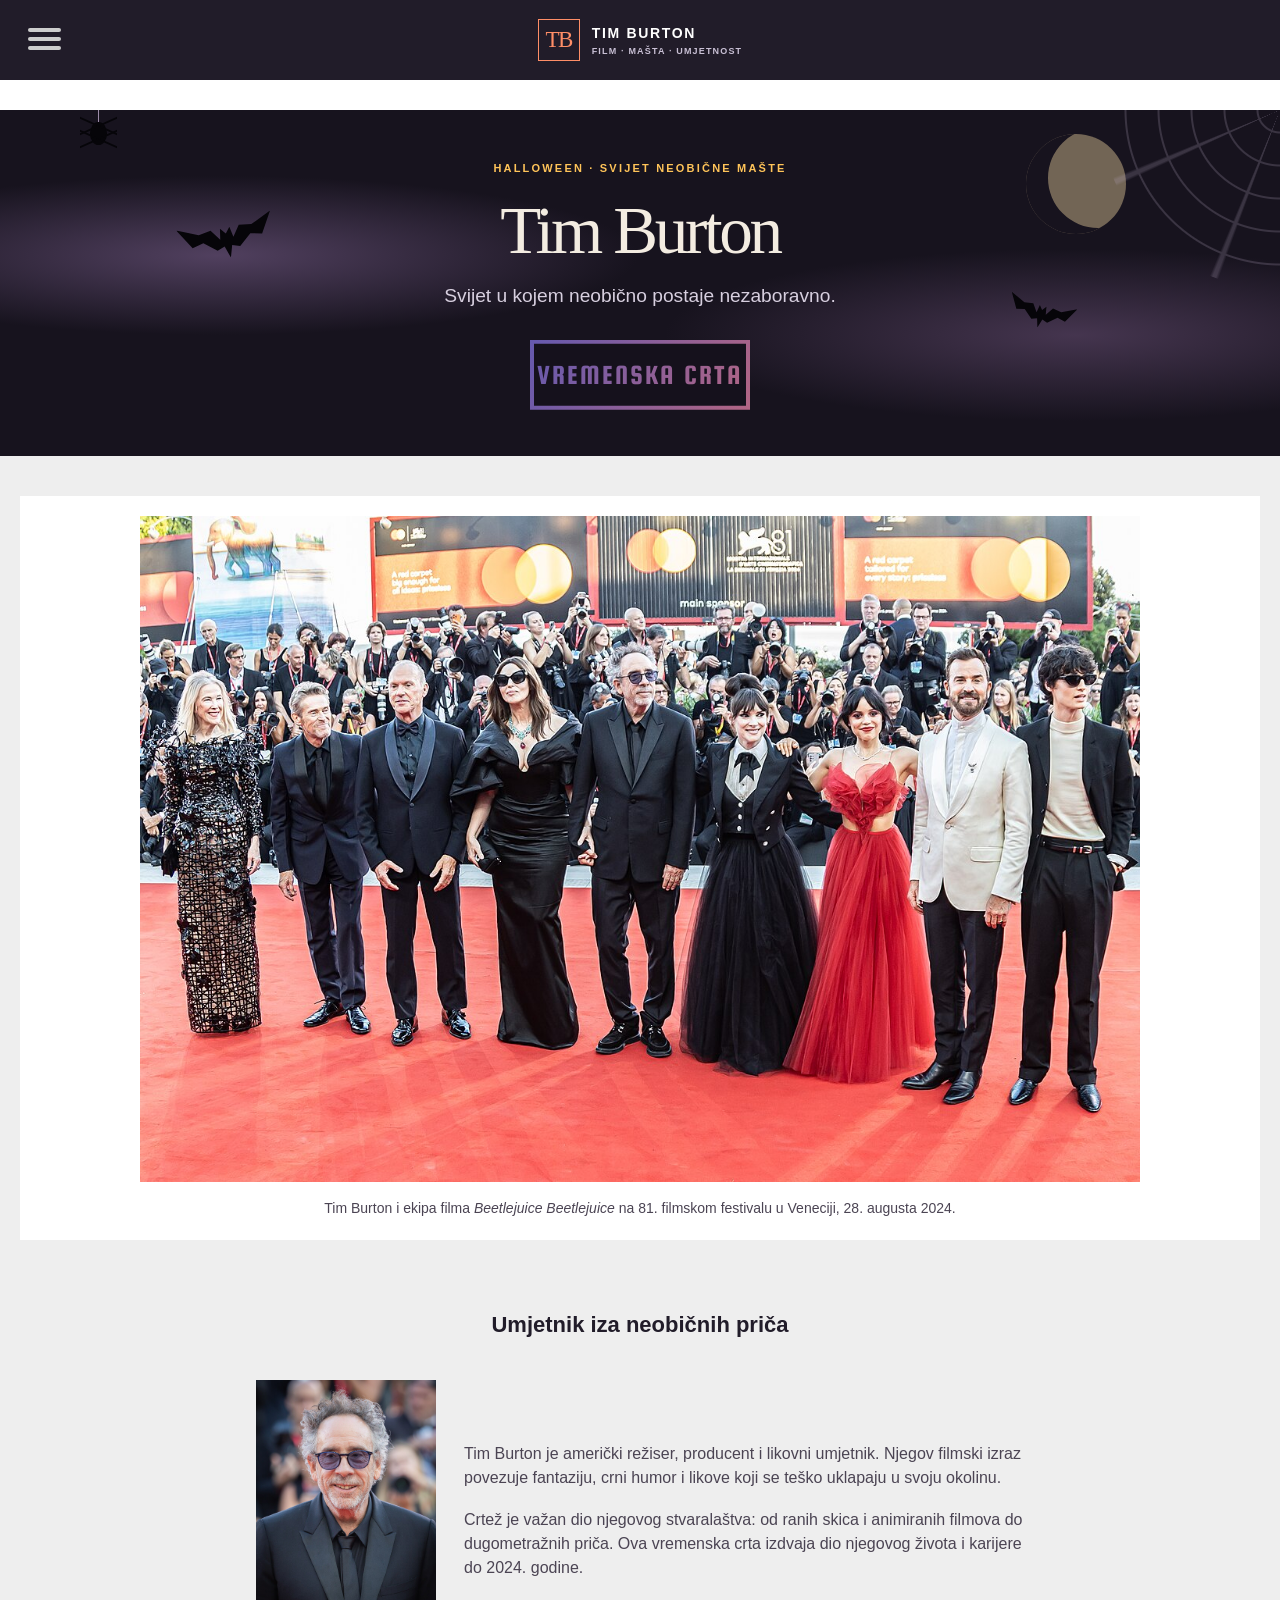
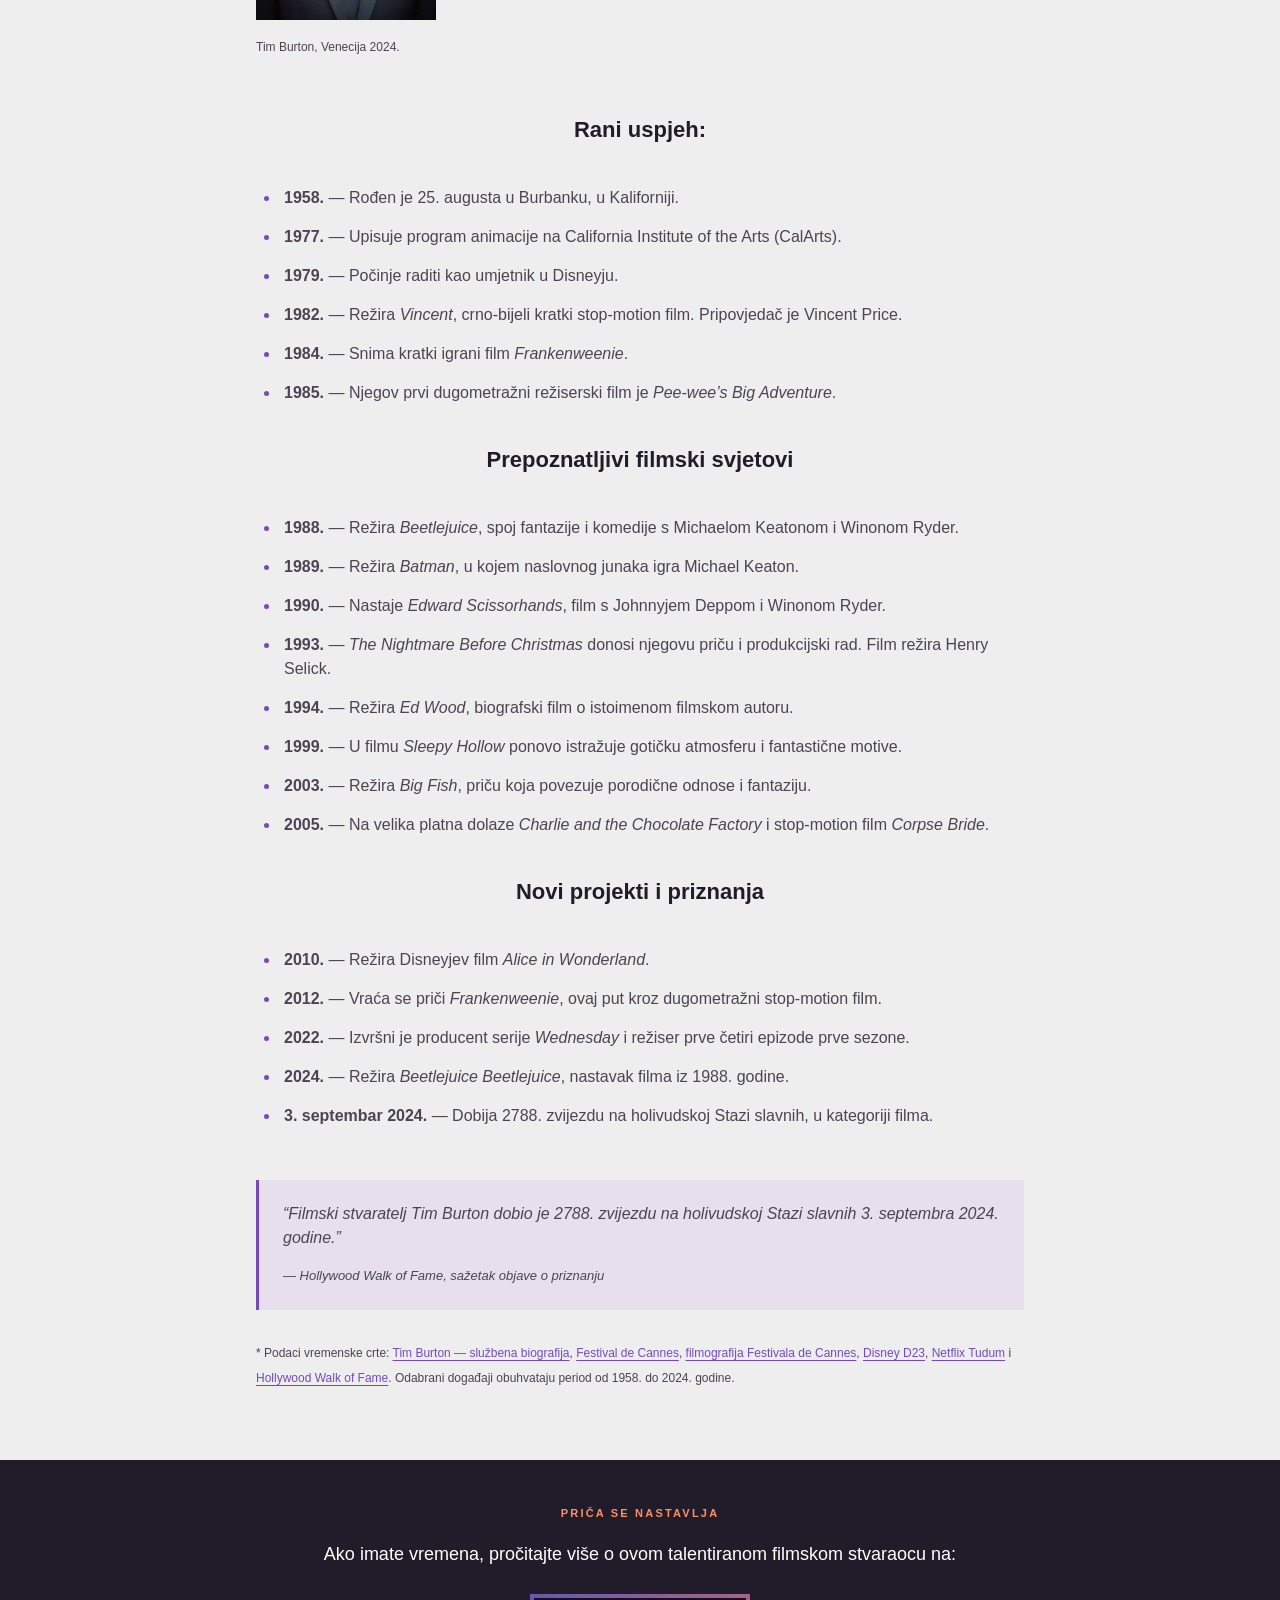
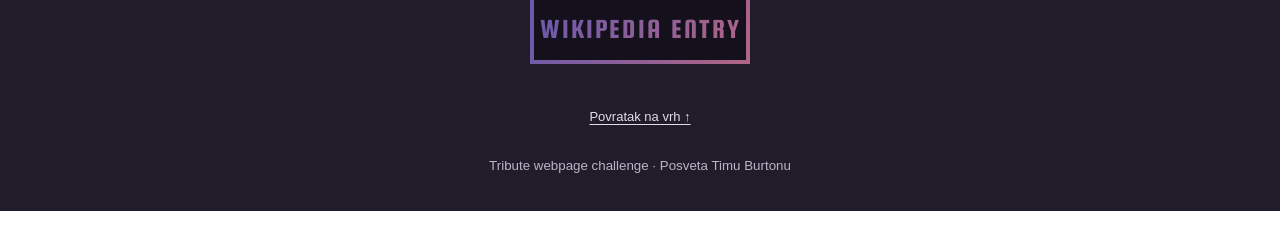
<file: Tim_Burton_Zadatak_Zavrsen_DemirelA/tim-burton-projekt/index.html>
<!DOCTYPE html>
<html lang="bs">
<head>
  <meta charset="UTF-8">
  <meta name="viewport" content="width=device-width, initial-scale=1.0">
  <meta name="description" content="Posveta Timu Burtonu: život, filmska karijera i prepoznatljivi svijet mašte, od Vincenta do filma Beetlejuice Beetlejuice.">
  <title>Tim Burton | Svijet neobične mašte</title>
  <link rel="stylesheet" href="css/style.css">
  <link rel="stylesheet" href="css/moodle-hamburger.css">
  <link rel="stylesheet" href="css/moodle-gradient.css">
  <link rel="stylesheet" href="css/dodaci.css">
  <link rel="stylesheet" href="css/halloween.css">
  <script src="js/menu.js" defer></script>
</head>
<body>
  <a class="skip-link" href="#tribute-info">Preskoči na sadržaj</a>

  <nav class="site-nav" aria-label="Glavna navigacija">
    <div class="nav-inner">
      <div id="menuToggle">
        <input type="checkbox" id="menuCheckbox" aria-label="Otvori meni" aria-controls="menu">
        <span aria-hidden="true"></span>
        <span aria-hidden="true"></span>
        <span aria-hidden="true"></span>
        <ul id="menu">
          <li><a href="#title">Početak</a></li>
          <li><a href="#biografija">O Timu Burtonu</a></li>
          <li><a href="#rani-uspjeh">Vremenska crta</a></li>
          <li><a href="#priznanje">Priznanje</a></li>
          <li><a href="#vise-informacija">Saznaj više</a></li>
        </ul>
      </div>
      <a class="brand" href="#title" aria-label="Tim Burton — početak stranice">
        <span class="brand-mark" aria-hidden="true">TB</span>
        <span>TIM BURTON<span class="brand-subtitle">FILM · MAŠTA · UMJETNOST</span></span>
      </a>
    </div>
  </nav>

  <div id="main">
    <header>
      <div id="title">
        <div class="halloween-scene" aria-hidden="true">
          <span class="moon"></span>
          <span class="cobweb"></span>
          <span class="bat bat-one"></span>
          <span class="bat bat-two"></span>
          <span class="spider"><i></i></span>
        </div>
        <p class="eyebrow">HALLOWEEN · SVIJET NEOBIČNE MAŠTE</p>
        <h1>Tim Burton</h1>
        <p class="subtitle">Svijet u kojem neobično postaje nezaboravno.</p>
        
        <a class="moodle-ghost" href="#rani-uspjeh"><span>Vremenska crta</span></a>
      </div>

      <figure id="img-div">
        <img src="assets/beetlejuice-venecija-2024.jpg" id="image"
             alt="Tim Burton s glumcima i ekipom filma Beetlejuice Beetlejuice na filmskom festivalu u Veneciji 2024. godine."
             width="1280" height="853" fetchpriority="high">
        <figcaption id="img-caption">
          Tim Burton i ekipa filma <em>Beetlejuice Beetlejuice</em> na 81. filmskom festivalu
          u Veneciji, 28. augusta 2024.
        </figcaption>
      </figure>
    </header>

    <main id="tribute-info" tabindex="-1">
      <h3 id="biografija">Umjetnik iza neobičnih priča</h3>
      <div class="biography">
        <figure class="portrait">
          <img src="assets/tim-burton-2024.jpg" alt="Portret Tima Burtona na filmskom festivalu u Veneciji 2024. godine."
               width="960" height="1280" loading="lazy" decoding="async">
          <figcaption>
            Tim Burton, Venecija 2024.
          </figcaption>
        </figure>
        <div>
          <p>Tim Burton je američki režiser, producent i likovni umjetnik. Njegov filmski
            izraz povezuje fantaziju, crni humor i likove koji se teško uklapaju u svoju okolinu.</p>
          <p>Crtež je važan dio njegovog stvaralaštva: od ranih skica i animiranih filmova do
            dugometražnih priča. Ova vremenska crta izdvaja dio njegovog života i karijere do 2024. godine.</p>
        </div>
      </div>

      <h3 id="rani-uspjeh">Rani uspjeh:</h3>
      <ul>
        <li><strong>1958.</strong> — Rođen je 25. augusta u Burbanku, u Kaliforniji.</li>
        <li><strong>1977.</strong> — Upisuje program animacije na California Institute of the Arts (CalArts).</li>
        <li><strong>1979.</strong> — Počinje raditi kao umjetnik u Disneyju.</li>
        <li><strong>1982.</strong> — Režira <em>Vincent</em>, crno-bijeli kratki stop-motion film. Pripovjedač je Vincent Price.</li>
        <li><strong>1984.</strong> — Snima kratki igrani film <em>Frankenweenie</em>.</li>
        <li><strong>1985.</strong> — Njegov prvi dugometražni režiserski film je <em>Pee-wee’s Big Adventure</em>.</li>
      </ul>

      <h3 id="filmski-svjetovi">Prepoznatljivi filmski svjetovi</h3>
      <ul>
        <li><strong>1988.</strong> — Režira <em>Beetlejuice</em>, spoj fantazije i komedije s Michaelom Keatonom i Winonom Ryder.</li>
        <li><strong>1989.</strong> — Režira <em>Batman</em>, u kojem naslovnog junaka igra Michael Keaton.</li>
        <li><strong>1990.</strong> — Nastaje <em>Edward Scissorhands</em>, film s Johnnyjem Deppom i Winonom Ryder.</li>
        <li><strong>1993.</strong> — <em>The Nightmare Before Christmas</em> donosi njegovu priču i produkcijski rad. Film režira Henry Selick.</li>
        <li><strong>1994.</strong> — Režira <em>Ed Wood</em>, biografski film o istoimenom filmskom autoru.</li>
        <li><strong>1999.</strong> — U filmu <em>Sleepy Hollow</em> ponovo istražuje gotičku atmosferu i fantastične motive.</li>
        <li><strong>2003.</strong> — Režira <em>Big Fish</em>, priču koja povezuje porodične odnose i fantaziju.</li>
        <li><strong>2005.</strong> — Na velika platna dolaze <em>Charlie and the Chocolate Factory</em> i stop-motion film <em>Corpse Bride</em>.</li>
      </ul>

      <h3 id="novi-projekti">Novi projekti i priznanja</h3>
      <ul>
        <li><strong>2010.</strong> — Režira Disneyjev film <em>Alice in Wonderland</em>.</li>
        <li><strong>2012.</strong> — Vraća se priči <em>Frankenweenie</em>, ovaj put kroz dugometražni stop-motion film.</li>
        <li><strong>2022.</strong> — Izvršni je producent serije <em>Wednesday</em> i režiser prve četiri epizode prve sezone.</li>
        <li><strong>2024.</strong> — Režira <em>Beetlejuice Beetlejuice</em>, nastavak filma iz 1988. godine.</li>
        <li><strong>3. septembar 2024.</strong> — Dobija 2788. zvijezdu na holivudskoj Stazi slavnih, u kategoriji filma.</li>
      </ul>

      <figure class="tribute-quote" id="priznanje">
        <p><em>“Filmski stvaratelj Tim Burton dobio je 2788. zvijezdu na holivudskoj Stazi slavnih 3. septembra 2024. godine.”</em></p>
        <figcaption><em>— Hollywood Walk of Fame, sažetak objave o priznanju</em></figcaption>
      </figure>

      <p class="disclaimer"><small>* Podaci vremenske crte:
        <a href="https://timburton.com/about-tim/" target="_blank" rel="noopener noreferrer">Tim Burton — službena biografija</a>,
        <a href="https://www.festival-cannes.com/en/p/tim-burton/" target="_blank" rel="noopener noreferrer">Festival de Cannes</a>,
        <a href="https://www.festival-cannes.com/en/2010/all-of-tim-burtons-films/" target="_blank" rel="noopener noreferrer">filmografija Festivala de Cannes</a>,
        <a href="https://d23.com/a-to-z/burton-tim/" target="_blank" rel="noopener noreferrer">Disney D23</a>,
        <a href="https://www.netflix.com/tudum/articles/wednesday-character-cast-guide-season-1" target="_blank" rel="noopener noreferrer">Netflix Tudum</a> i
        <a href="https://walkoffame.com/tim-burton/" target="_blank" rel="noopener noreferrer">Hollywood Walk of Fame</a>.
        Odabrani događaji obuhvataju period od 1958. do 2024. godine.
      </small></p>
    </main>

    <footer id="vise-informacija">
      <div class="footer-inner">
        <p class="eyebrow">PRIČA SE NASTAVLJA</p>
        <h3>Ako imate vremena, pročitajte više o ovom talentiranom filmskom stvaraocu na:
          <a href="https://en.wikipedia.org/wiki/Tim_Burton" id="tribute-link"
             class="moodle-ghost" target="_blank" rel="noopener noreferrer"><span>Wikipedia entry</span></a>
        </h3>
        <a class="back-to-top" href="#title">Povratak na vrh ↑</a>
        <p class="footer-note"><small>Tribute webpage challenge · Posveta Timu Burtonu</small></p>
      </div>
    </footer>
  </div>
</body>
</html>
</file>
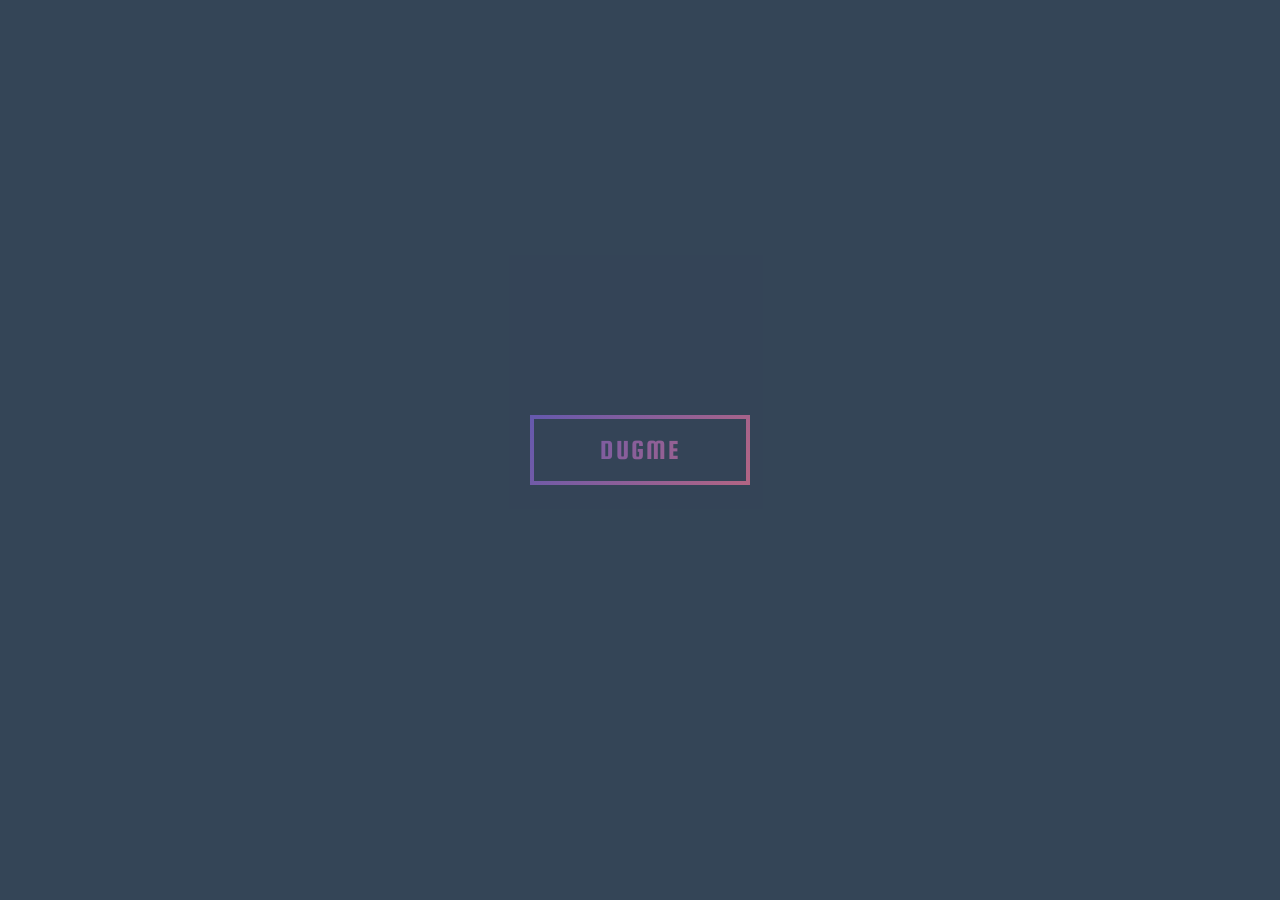
<file: Tim_Burton_Zadatak_Zavrsen_DemirelA/tim-burton-projekt/moodle-izvornici/animated-gradient-ghost-button/index.html>
<!DOCTYPE html>
<html lang="en">
<head>
    <meta charset="UTF-8">
    <meta name="viewport" content="width=device-width, initial-scale=1.0">
    <title>My Webpage</title>
    <link rel="stylesheet" href="style.css">
</head>
<body>

	<a href="#" target="_blank"><span>dugme</span></a>

</body>
</html>
</file>
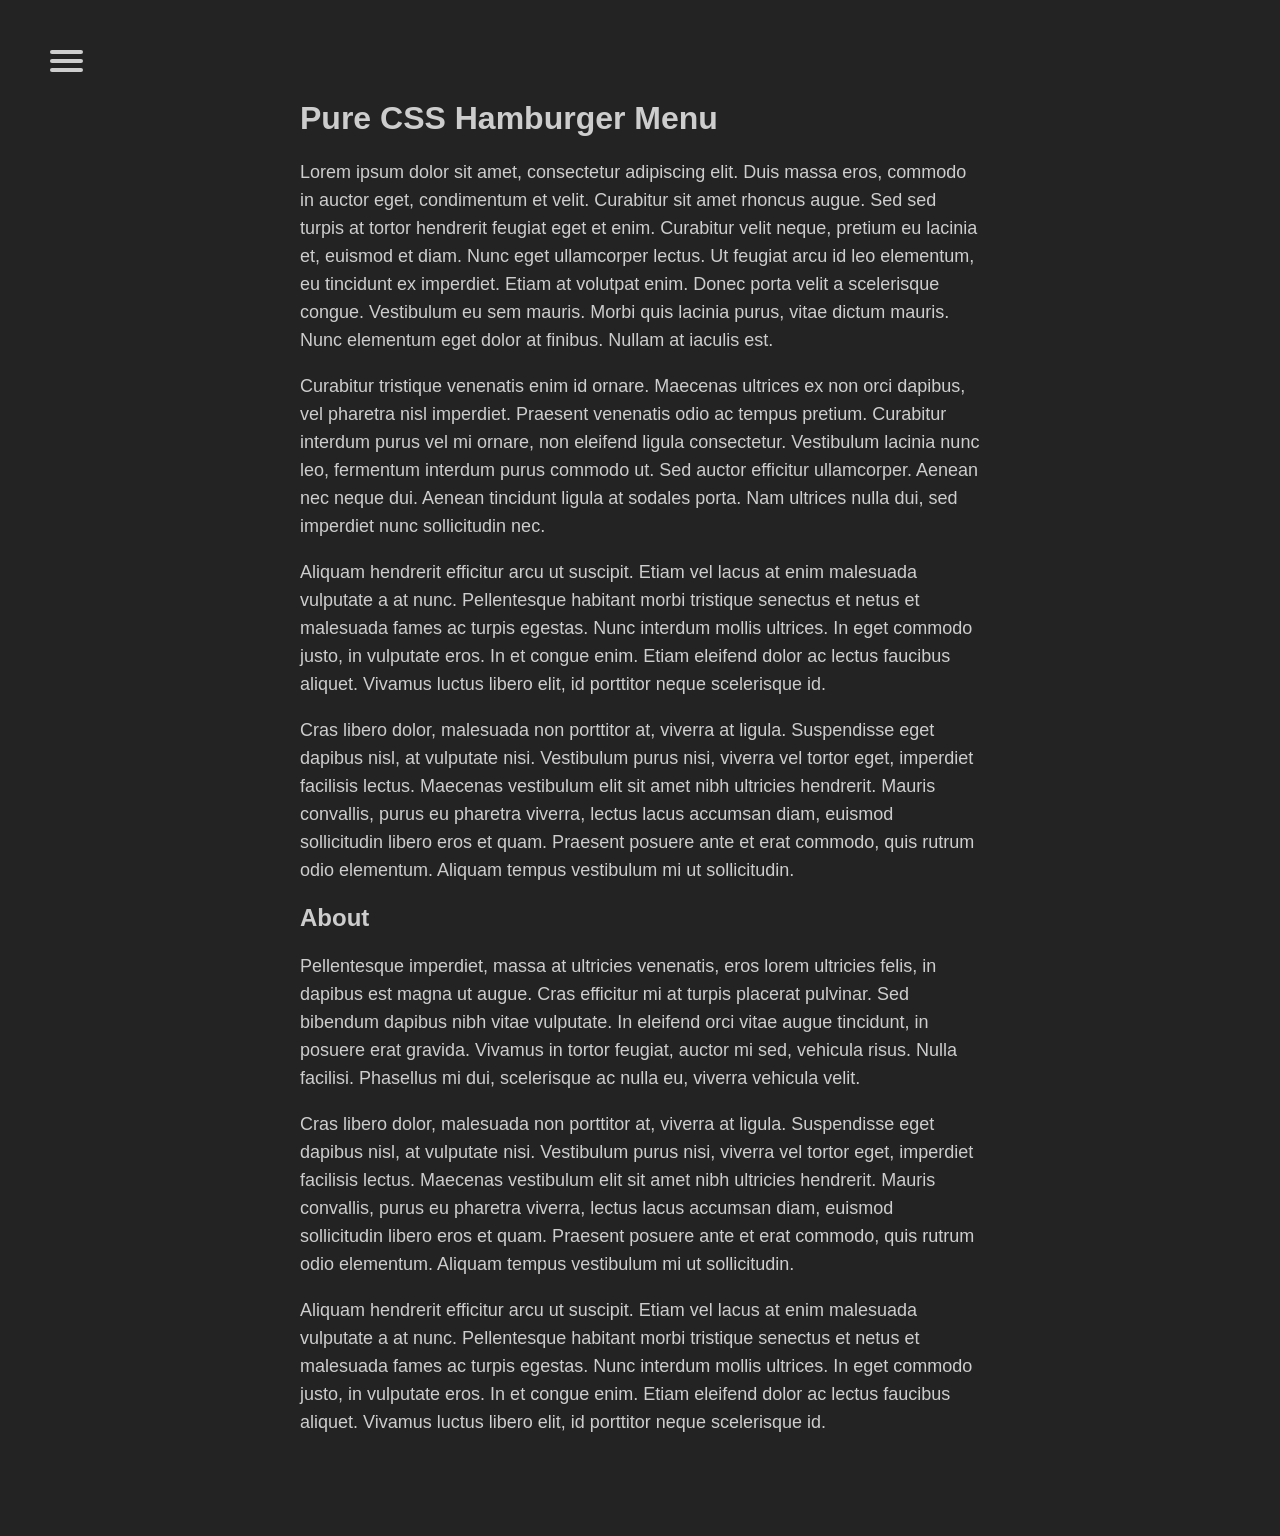
<file: Tim_Burton_Zadatak_Zavrsen_DemirelA/tim-burton-projekt/moodle-izvornici/hamburger-menu/index.html>
<!DOCTYPE html>
<html lang="en">
<head>
    <meta charset="UTF-8">
    <meta name="viewport" content="width=device-width, initial-scale=1.0">
    <title>My Webpage</title>
    <link rel="stylesheet" href="style.css">
</head>
<body>

<nav role="navigation">
  <div id="menuToggle">
   
    <input type="checkbox" id="menuCheckbox" />

    <span></span>
    <span></span>
    <span></span>

    <ul id="menu">
     
      <li>
        <a href="#">
          <label for="menuCheckbox" onclick="this.parentNode.click();">Home</label>
        </a>
      </li>
      <li>
        <a href="#about">
          <label for="menuCheckbox" onclick="this.parentNode.click();">About</label>
        </a>
      </li>

      <li><label for="menuCheckbox"><a>Info</a></label></li>
      <li><label for="menuCheckbox"><a>Contact</a></label></li>

      <li>
        <a href="https://erikterwan.com/" target="_blank">Show me more</a>
      </li>
    </ul>
  </div>
</nav>
<main>
  <h1>Pure CSS Hamburger Menu</h1>
  <p>Lorem ipsum dolor sit amet, consectetur adipiscing elit. Duis massa eros, commodo in auctor eget, condimentum et velit. Curabitur sit amet rhoncus augue. Sed sed turpis at tortor hendrerit feugiat eget et enim. Curabitur velit neque, pretium eu lacinia et, euismod et diam. Nunc eget ullamcorper lectus. Ut feugiat arcu id leo elementum, eu tincidunt ex imperdiet. Etiam at volutpat enim. Donec porta velit a scelerisque congue. Vestibulum eu sem mauris. Morbi quis lacinia purus, vitae dictum mauris. Nunc elementum eget dolor at finibus. Nullam at iaculis est.</p>

  <p>Curabitur tristique venenatis enim id ornare. Maecenas ultrices ex non orci dapibus, vel pharetra nisl imperdiet. Praesent venenatis odio ac tempus pretium. Curabitur interdum purus vel mi ornare, non eleifend ligula consectetur. Vestibulum lacinia nunc leo, fermentum interdum purus commodo ut. Sed auctor efficitur ullamcorper. Aenean nec neque dui. Aenean tincidunt ligula at sodales porta. Nam ultrices nulla dui, sed imperdiet nunc sollicitudin nec.</p>
  
  <p>Aliquam hendrerit efficitur arcu ut suscipit. Etiam vel lacus at enim malesuada vulputate a at nunc. Pellentesque habitant morbi tristique senectus et netus et malesuada fames ac turpis egestas. Nunc interdum mollis ultrices. In eget commodo justo, in vulputate eros. In et congue enim. Etiam eleifend dolor ac lectus faucibus aliquet. Vivamus luctus libero elit, id porttitor neque scelerisque id.</p>

  <p>Cras libero dolor, malesuada non porttitor at, viverra at ligula. Suspendisse eget dapibus nisl, at vulputate nisi. Vestibulum purus nisi, viverra vel tortor eget, imperdiet facilisis lectus. Maecenas vestibulum elit sit amet nibh ultricies hendrerit. Mauris convallis, purus eu pharetra viverra, lectus lacus accumsan diam, euismod sollicitudin libero eros et quam. Praesent posuere ante et erat commodo, quis rutrum odio elementum. Aliquam tempus vestibulum mi ut sollicitudin.</p>
  
  <h2 id="about">About</h2>
  <p>Pellentesque imperdiet, massa at ultricies venenatis, eros lorem ultricies felis, in dapibus est magna ut augue. Cras efficitur mi at turpis placerat pulvinar. Sed bibendum dapibus nibh vitae vulputate. In eleifend orci vitae augue tincidunt, in posuere erat gravida. Vivamus in tortor feugiat, auctor mi sed, vehicula risus. Nulla facilisi. Phasellus mi dui, scelerisque ac nulla eu, viverra vehicula velit.</p>

  <p>Cras libero dolor, malesuada non porttitor at, viverra at ligula. Suspendisse eget dapibus nisl, at vulputate nisi. Vestibulum purus nisi, viverra vel tortor eget, imperdiet facilisis lectus. Maecenas vestibulum elit sit amet nibh ultricies hendrerit. Mauris convallis, purus eu pharetra viverra, lectus lacus accumsan diam, euismod sollicitudin libero eros et quam. Praesent posuere ante et erat commodo, quis rutrum odio elementum. Aliquam tempus vestibulum mi ut sollicitudin.</p>
  
  <p>Aliquam hendrerit efficitur arcu ut suscipit. Etiam vel lacus at enim malesuada vulputate a at nunc. Pellentesque habitant morbi tristique senectus et netus et malesuada fames ac turpis egestas. Nunc interdum mollis ultrices. In eget commodo justo, in vulputate eros. In et congue enim. Etiam eleifend dolor ac lectus faucibus aliquet. Vivamus luctus libero elit, id porttitor neque scelerisque id.</p>
</main>

</body>
</html>
</file>
<file: Tim_Burton_Zadatak_Zavrsen_DemirelA/tim-burton-projekt/css/style.css>
#main {
  background-color: #EEEEEE;
  margin: 30px 0;
  font-family: sans-serif;
  font-weight: 300;
  text-align: center;
  box-sizing: border-box;
}

#title {
  font-size: 150%;
  padding-top: 50px;
}

#img-div {
  background-color: white;
  margin: 40px 20px;
  padding: 20px 10px;
}

img {
  margin-bottom: 15px;
  max-width: 100%;
  height: auto;

  display: block;
  margin-left: auto;
  margin-right: auto;
}

#tribute-info {
  width: 60%;
  margin: 0 auto;
}

@media (max-width: 750px) {
  #tribute-info {
    width: 90%;
  }
}

#tribute-info :not(h3) {
  text-align: left;
  line-height: 1.5rem;
}

h3, ul {
  margin-bottom: 40px;
}

ul li {
  margin: 15px 0;
}

.disclaimer {
  margin-top: 30px;
}

ul li strong {
  font-weight: 600;
}

footer {
  padding: 5px;
  line-height: 1.5rem;
}
</file>
<file: Tim_Burton_Zadatak_Zavrsen_DemirelA/tim-burton-projekt/css/moodle-hamburger.css>
#menuToggle
{
  display: block;
   
  position: fixed;
  top: 50px;
  left: 50px;
  
  z-index: 1;
  
  -webkit-user-select: none;
  user-select: none;
}

#menuToggle a
{
  text-decoration: none;
  color: #232323;
  
  transition: color 0.3s ease;
}

#menuToggle a:hover
{
  color: tomato;
}

#menuToggle input
{
  display: block;
  width: 40px;
  height: 32px;
  position: absolute;
  top: -7px;
  left: -5px;
  
  cursor: pointer;
  
  opacity: 0;  
  z-index: 2;  
  
  -webkit-touch-callout: none;
}

#menuToggle span
{
  display: block;
  width: 33px;
  height: 4px;
  margin-bottom: 5px;
  position: relative;
  
  background: #cdcdcd;
  border-radius: 3px;
  
  z-index: 1;
  
  transform-origin: 4px 0px;
  
  transition: transform 0.5s cubic-bezier(0.77,0.2,0.05,1.0),
              background 0.5s cubic-bezier(0.77,0.2,0.05,1.0),
              opacity 0.55s ease;
}

#menuToggle span:first-child
{
  transform-origin: 0% 0%;
}

#menuToggle span:nth-last-child(2)
{
  transform-origin: 0% 100%;
}

#menuToggle input:checked ~ span
{
  opacity: 1;
  transform: rotate(45deg) translate(-2px, -1px);
  background: #232323;
}

#menuToggle input:checked ~ span:nth-last-child(3)
{
  opacity: 0;
  transform: rotate(0deg) scale(0.2, 0.2);
}

#menuToggle input:checked ~ span:nth-last-child(2)
{
  transform: rotate(-45deg) translate(0, -1px);
}

#menu
{
  position: absolute;
  max-width: 400px;
  width: 100vw;
  max-height: 100vh;
  margin: -100px 0 0 -50px;
  padding: 50px;
  padding-top: 125px;
  box-sizing: border-box;
  overflow-y: auto;
  background: #ededed;
  list-style-type: none;
  -webkit-font-smoothing: antialiased;

  transform-origin: 0% 0%;
  transform: translate(-100%, 0);
  
  transition: transform 0.5s cubic-bezier(0.77,0.2,0.05,1.0);
}

#menu li
{
  padding: 10px 0;
  font-size: 22px;
}

#menu li label
{
  cursor: pointer;
}

#menuToggle input:checked ~ ul
{
  transform: none;
}
</file>
<file: Tim_Burton_Zadatak_Zavrsen_DemirelA/tim-burton-projekt/css/moodle-gradient.css>
@font-face {
  font-family: "Squada One";
  font-style: normal;
  font-weight: 400;
  font-display: swap;
  src: url("../assets/fonts/SquadaOne-Regular.ttf") format("truetype");
}

.moodle-ghost {
  display: block;
  width: 220px;
  height: 70px;
  z-index: 1;
}
.moodle-ghost::after {
  content: '';
  background: linear-gradient(120deg, #6559ae, #ff7159, #6559ae);
  background-size: 400% 400%;
  -webkit-clip-path: polygon(0% 100%, 4px 100%, 4px 4px, 216px 4px, 216px 66px, 4px 66px, 4px 100%, 100% 100%, 100% 0%, 0% 0%);
  clip-path: polygon(0% 100%, 4px 100%, 4px 4px, 216px 4px, 216px 66px, 4px 66px, 4px 100%, 100% 100%, 100% 0%, 0% 0%);
  -moz-animation: gradient 3s ease-in-out infinite, border 1s forwards ease-in-out reverse;
  -webkit-animation: gradient 3s ease-in-out infinite, border 1s forwards ease-in-out reverse;
  animation: gradient 3s ease-in-out infinite, border 1s forwards ease-in-out reverse;
}
.moodle-ghost > span {
  display: block;
  background: linear-gradient(120deg, #6559ae, #ff7159, #6559ae);
  background-size: 400% 400%;
  -webkit-background-clip: text;
  background-clip: text;
  -webkit-text-fill-color: transparent;
  -moz-animation: gradient 3s ease-in-out infinite;
  -webkit-animation: gradient 3s ease-in-out infinite;
  animation: gradient 3s ease-in-out infinite;
}

.moodle-ghost::after {
  position: absolute;
  top: 0;
  left: 0;
  right: 0;
  bottom: 0;
  margin: auto;
}

.moodle-ghost {
  text-transform: uppercase;
  text-decoration: none;
  text-align: center;
  letter-spacing: 2px;
  line-height: 70px;
  font-family: 'Squada One', cursive;
  font-size: 28px;
}

@-moz-keyframes gradient {
  0% {
    background-position: 14% 0%;
  }
  50% {
    background-position: 87% 100%;
  }
  100% {
    background-position: 14% 0%;
  }
}
@-webkit-keyframes gradient {
  0% {
    background-position: 14% 0%;
  }
  50% {
    background-position: 87% 100%;
  }
  100% {
    background-position: 14% 0%;
  }
}
@keyframes gradient {
  0% {
    background-position: 14% 0%;
  }
  50% {
    background-position: 87% 100%;
  }
  100% {
    background-position: 14% 0%;
  }
}
@-moz-keyframes border {
  0% {
    -webkit-clip-path: polygon(0% 100%, 4px 100%, 4px 4px, 216px 4px, 216px 66px, 4px 66px, 4px 100%, 100% 100%, 100% 0%, 0% 0%);
    clip-path: polygon(0% 100%, 4px 100%, 4px 4px, 216px 4px, 216px 66px, 4px 66px, 4px 100%, 100% 100%, 100% 0%, 0% 0%);
  }
  25% {
    -webkit-clip-path: polygon(0% 100%, 4px 100%, 4px 4px, 216px 4px, 216px 66px, 216px 66px, 216px 100%, 100% 100%, 100% 0%, 0% 0%);
    clip-path: polygon(0% 100%, 4px 100%, 4px 4px, 216px 4px, 216px 66px, 216px 66px, 216px 100%, 100% 100%, 100% 0%, 0% 0%);
  }
  50% {
    -webkit-clip-path: polygon(0% 100%, 4px 100%, 4px 4px, 216px 4px, 216px 4px, 216px 4px, 216px 4px, 216px 4px, 100% 0%, 0% 0%);
    clip-path: polygon(0% 100%, 4px 100%, 4px 4px, 216px 4px, 216px 4px, 216px 4px, 216px 4px, 216px 4px, 100% 0%, 0% 0%);
  }
  75% {
    -webkit-clip-path: polygon(0% 100%, 4px 100%, 4px 4px, 4px 4px, 4px 4px, 4px 4px, 4px 4px, 4px 4px, 4px 0%, 0% 0%);
    clip-path: polygon(0% 100%, 4px 100%, 4px 4px, 4px 4px, 4px 4px, 4px 4px, 4px 4px, 4px 4px, 4px 0%, 0% 0%);
  }
  100% {
    -webkit-clip-path: polygon(0% 100%, 4px 100%, 4px 100%, 4px 100%, 4px 100%, 4px 100%, 4px 100%, 4px 100%, 4px 100%, 0% 100%);
    clip-path: polygon(0% 100%, 4px 100%, 4px 100%, 4px 100%, 4px 100%, 4px 100%, 4px 100%, 4px 100%, 4px 100%, 0% 100%);
  }
}
@-webkit-keyframes border {
  0% {
    -webkit-clip-path: polygon(0% 100%, 4px 100%, 4px 4px, 216px 4px, 216px 66px, 4px 66px, 4px 100%, 100% 100%, 100% 0%, 0% 0%);
    clip-path: polygon(0% 100%, 4px 100%, 4px 4px, 216px 4px, 216px 66px, 4px 66px, 4px 100%, 100% 100%, 100% 0%, 0% 0%);
  }
  25% {
    -webkit-clip-path: polygon(0% 100%, 4px 100%, 4px 4px, 216px 4px, 216px 66px, 216px 66px, 216px 100%, 100% 100%, 100% 0%, 0% 0%);
    clip-path: polygon(0% 100%, 4px 100%, 4px 4px, 216px 4px, 216px 66px, 216px 66px, 216px 100%, 100% 100%, 100% 0%, 0% 0%);
  }
  50% {
    -webkit-clip-path: polygon(0% 100%, 4px 100%, 4px 4px, 216px 4px, 216px 4px, 216px 4px, 216px 4px, 216px 4px, 100% 0%, 0% 0%);
    clip-path: polygon(0% 100%, 4px 100%, 4px 4px, 216px 4px, 216px 4px, 216px 4px, 216px 4px, 216px 4px, 100% 0%, 0% 0%);
  }
  75% {
    -webkit-clip-path: polygon(0% 100%, 4px 100%, 4px 4px, 4px 4px, 4px 4px, 4px 4px, 4px 4px, 4px 4px, 4px 0%, 0% 0%);
    clip-path: polygon(0% 100%, 4px 100%, 4px 4px, 4px 4px, 4px 4px, 4px 4px, 4px 4px, 4px 4px, 4px 0%, 0% 0%);
  }
  100% {
    -webkit-clip-path: polygon(0% 100%, 4px 100%, 4px 100%, 4px 100%, 4px 100%, 4px 100%, 4px 100%, 4px 100%, 4px 100%, 0% 100%);
    clip-path: polygon(0% 100%, 4px 100%, 4px 100%, 4px 100%, 4px 100%, 4px 100%, 4px 100%, 4px 100%, 4px 100%, 0% 100%);
  }
}
@keyframes border {
  0% {
    -webkit-clip-path: polygon(0% 100%, 4px 100%, 4px 4px, 216px 4px, 216px 66px, 4px 66px, 4px 100%, 100% 100%, 100% 0%, 0% 0%);
    clip-path: polygon(0% 100%, 4px 100%, 4px 4px, 216px 4px, 216px 66px, 4px 66px, 4px 100%, 100% 100%, 100% 0%, 0% 0%);
  }
  25% {
    -webkit-clip-path: polygon(0% 100%, 4px 100%, 4px 4px, 216px 4px, 216px 66px, 216px 66px, 216px 100%, 100% 100%, 100% 0%, 0% 0%);
    clip-path: polygon(0% 100%, 4px 100%, 4px 4px, 216px 4px, 216px 66px, 216px 66px, 216px 100%, 100% 100%, 100% 0%, 0% 0%);
  }
  50% {
    -webkit-clip-path: polygon(0% 100%, 4px 100%, 4px 4px, 216px 4px, 216px 4px, 216px 4px, 216px 4px, 216px 4px, 100% 0%, 0% 0%);
    clip-path: polygon(0% 100%, 4px 100%, 4px 4px, 216px 4px, 216px 4px, 216px 4px, 216px 4px, 216px 4px, 100% 0%, 0% 0%);
  }
  75% {
    -webkit-clip-path: polygon(0% 100%, 4px 100%, 4px 4px, 4px 4px, 4px 4px, 4px 4px, 4px 4px, 4px 4px, 4px 0%, 0% 0%);
    clip-path: polygon(0% 100%, 4px 100%, 4px 4px, 4px 4px, 4px 4px, 4px 4px, 4px 4px, 4px 4px, 4px 0%, 0% 0%);
  }
  100% {
    -webkit-clip-path: polygon(0% 100%, 4px 100%, 4px 100%, 4px 100%, 4px 100%, 4px 100%, 4px 100%, 4px 100%, 4px 100%, 0% 100%);
    clip-path: polygon(0% 100%, 4px 100%, 4px 100%, 4px 100%, 4px 100%, 4px 100%, 4px 100%, 4px 100%, 4px 100%, 0% 100%);
  }
}
</file>
<file: Tim_Burton_Zadatak_Zavrsen_DemirelA/tim-burton-projekt/css/dodaci.css>
:root {
  --purple: #754BB7;
  --pink: #CD49A5;
  --orange: #FF8E67;
  --gold: #FFC459;
  --ink: #4B4453;
  --dark: #211C29;
  --white: #FFFFFF;
}

html {
  scroll-behavior: smooth;
  scroll-padding-top: 100px;
}

body {
  margin: 0;
  color: var(--ink);
  background-color: var(--white);
  font-family: Arial, Helvetica, sans-serif;
  font-size: 16px;
}

*, *::before, *::after {
  box-sizing: border-box;
}

[hidden] {
  display: none !important;
}

a {
  color: var(--purple);
  text-underline-offset: 3px;
  overflow-wrap: anywhere;
}

a:hover {
  text-decoration-thickness: 2px;
}

a:focus-visible, button:focus-visible {
  outline: 3px solid var(--orange);
  outline-offset: 5px;
}

.skip-link {
  position: fixed;
  top: -100px;
  left: 16px;
  z-index: 100;
  padding: 12px 18px;
  background: var(--white);
  color: var(--dark);
}

.skip-link:focus {
  top: 12px;
}

.site-nav {
  position: sticky;
  top: 0;
  z-index: 10;
  background: var(--dark);
  color: var(--white);
}

.nav-inner {
  display: flex;
  align-items: center;
  justify-content: center;
  min-height: 80px;
  padding: 14px 70px;
}

.brand {
  display: inline-flex;
  align-items: center;
  gap: 12px;
  color: var(--white);
  font-size: 14px;
  font-weight: 600;
  letter-spacing: 0.12em;
  text-decoration: none;
}

.brand-mark {
  display: grid;
  place-items: center;
  width: 42px;
  height: 42px;
  border: 1px solid var(--orange);
  color: var(--orange);
  font-family: Georgia, 'Times New Roman', serif;
  font-size: 23px;
  font-weight: 400;
  letter-spacing: -0.06em;
}

.brand-subtitle {
  display: block;
  margin-top: 5px;
  color: #C9C0D5;
  font-size: 9px;
  letter-spacing: 0.13em;
}

#menuToggle {
  top: 28px;
  left: 28px;
}

#menu {
  top: -28px;
  left: -28px;
  width: min(400px, 100vw);
  max-width: 400px;
  min-height: 100vh;
  min-height: 100dvh;
  max-height: 100vh;
  max-height: 100dvh;
  margin: 0;
  padding: 100px 28px 28px;
  visibility: hidden;
  transition: transform 0.5s cubic-bezier(0.77, 0.2, 0.05, 1.0), visibility 0.5s;
}

#menuToggle input:checked ~ ul {
  visibility: visible;
}

#menuToggle input:focus-visible ~ span {
  outline: 2px solid var(--orange);
  outline-offset: 3px;
}

#menuToggle a {
  display: block;
  padding: 6px 0;
}

#menuToggle a:hover {
  color: var(--purple);
}

.moodle-ghost {
  position: relative;
  margin: 0 auto;
  background-color: #15111C;
}

.moodle-ghost::after {
  pointer-events: none;
}

.moodle-ghost > span {
  color: #BBAADD;
}

#title h1 {
  margin: 10px 16px 14px;
  color: var(--dark);
  font-family: Georgia, 'Times New Roman', serif;
  font-size: 2.8em;
  font-weight: 400;
  line-height: 1.08;
  letter-spacing: -0.05em;
}

.eyebrow {
  margin: 0 16px 18px;
  color: var(--purple);
  font-size: 11px;
  font-weight: 600;
  letter-spacing: 0.2em;
  line-height: 1.5;
}

.subtitle {
  margin: 0 20px 28px;
  font-size: 0.8em;
  line-height: 1.6;
}

#image {
  width: 1000px;
}

#img-caption {
  max-width: 920px;
  margin: 0 auto;
  padding: 0 10px;
  font-size: 14px;
  line-height: 1.6;
}

.photo-credit {
  display: block;
  margin-top: 6px;
  color: #625B6A;
  font-size: 11px;
}

#tribute-info {
  padding: 8px 0 54px;
}

#tribute-info h3 {
  color: var(--dark);
  font-size: 22px;
  font-weight: 600;
  line-height: 1.4;
}

.biography {
  display: grid;
  grid-template-columns: minmax(130px, 180px) minmax(0, 1fr);
  gap: 28px;
  align-items: center;
  margin-bottom: 56px;
}

.portrait {
  margin: 0;
}

.portrait img {
  width: 180px;
}

.portrait figcaption {
  font-size: 12px;
}

.portrait small {
  display: block;
  font-size: 10px;
}

.biography p {
  margin: 0 0 18px;
}

#tribute-info ul {
  padding-left: 24px;
}

#tribute-info li {
  padding-left: 4px;
}

#tribute-info li::marker {
  color: var(--purple);
}

.tribute-quote {
  margin: 52px 0 0;
  padding: 22px 24px;
  border-left: 3px solid var(--purple);
  background: #E7DFEE;
}

.tribute-quote p {
  margin: 0 0 14px;
}

.tribute-quote figcaption {
  font-size: 13px;
}

.disclaimer small {
  font-size: 12px;
}

footer {
  background: var(--dark);
  color: var(--white);
}

.footer-inner {
  max-width: 960px;
  margin: 0 auto;
  padding: 40px 20px 28px;
}

footer .eyebrow {
  color: var(--orange);
}

footer h3 {
  font-size: 18px;
  font-weight: 400;
  line-height: 1.7;
}

#tribute-link {
  margin: 24px auto 0;
}

.back-to-top {
  color: #E3DAEC;
  font-size: 13px;
}

.footer-note {
  margin: 24px 0 0;
  color: #BDB2C9;
}

@media (max-width: 750px) {
  .nav-inner {
    padding-right: 16px;
    padding-left: 16px;
  }

  #title h1 {
    font-size: 2.15em;
  }

  .biography {
    gap: 20px;
  }
}

@media (max-width: 480px) {
  #menuToggle {
    left: 20px;
  }

  #menu {
    left: -20px;
    padding-right: 20px;
    padding-left: 20px;
  }

  .brand-subtitle {
    font-size: 8px;
  }

  .brand {
    gap: 8px;
    font-size: 12px;
  }

  #title h1 {
    font-size: 1.9em;
  }

  .biography {
    grid-template-columns: minmax(0, 1fr);
  }

  .portrait {
    max-width: 200px;
    margin: 0 auto;
  }

  .tribute-quote {
    padding: 18px;
  }
}

@media (prefers-reduced-motion: reduce) {
  html {
    scroll-behavior: auto;
  }

  .moodle-ghost::after, .moodle-ghost > span {
    animation: none;
  }

  #menu, #menuToggle span, #menuToggle a {
    transition: none;
  }
}
</file>
<file: Tim_Burton_Zadatak_Zavrsen_DemirelA/tim-burton-projekt/css/halloween.css>
#title {
  position: relative;
  isolation: isolate;
  overflow: hidden;
  padding-bottom: 46px;
  background:
    radial-gradient(ellipse at 17% 42%, #51405F, transparent 28%),
    radial-gradient(ellipse at 84% 65%, #45354F, transparent 27%),
    #17131E;
}

#title > h1, #title > p, #title > a {
  position: relative;
  z-index: 1;
}

#title h1 {
  color: #F3ECE1;
}

#title .eyebrow {
  color: #FFC459;
}

#title .subtitle {
  color: #D7CFDF;
}

.halloween-scene {
  position: absolute;
  inset: 0;
  overflow: hidden;
  pointer-events: none;
}

.moon {
  position: absolute;
  top: 24px;
  right: 12%;
  width: 100px;
  height: 100px;
  border-radius: 50%;
  background: #D6BE91;
  box-shadow: inset 22px -6px 0 #17131E;
  opacity: 0.48;
}

.cobweb {
  position: absolute;
  top: 0;
  right: 0;
  width: 180px;
  height: 180px;
  border-bottom-left-radius: 100%;
  background:
    repeating-radial-gradient(circle at 100% 0%, transparent 0 21px, #B7A8C3 22px 23px, transparent 24px 33px),
    repeating-conic-gradient(from 180deg at 100% 0%, transparent 0deg 20deg, #B7A8C3 21deg 22deg, transparent 23deg 45deg);
  opacity: 0.22;
}

.bat {
  position: absolute;
  display: block;
  width: 96px;
  height: 38px;
  background: #060509;
  clip-path: polygon(0% 0%, 22% 25%, 35% 20%, 43% 48%, 45% 20%, 50% 35%, 55% 20%, 57% 48%, 65% 20%, 78% 25%, 100% 0%, 87% 55%, 75% 48%, 62% 75%, 54% 68%, 50% 100%, 46% 68%, 38% 75%, 25% 48%, 13% 55%);
  animation: bat-flight 7s ease-in-out infinite alternate;
}

.bat-one {
  top: 110px;
  left: 14%;
  rotate: -12deg;
}

.bat-two {
  top: 190px;
  right: 16%;
  width: 68px;
  height: 28px;
  rotate: 15deg;
  animation-delay: -3s;
}

.spider {
  position: absolute;
  top: 12px;
  left: 7%;
  width: 17px;
  height: 23px;
  border-radius: 50%;
  background: #060509;
  animation: spider-drop 6s ease-in-out infinite alternate;
}

.spider::before {
  position: absolute;
  bottom: 100%;
  left: 8px;
  width: 1px;
  height: 90px;
  background: #9D8CA9;
  content: '';
}

.spider::after, .spider i {
  position: absolute;
  top: 3px;
  left: -10px;
  width: 37px;
  height: 15px;
  border-top: 2px solid #060509;
  border-bottom: 2px solid #060509;
  transform: skewY(-24deg);
  content: '';
}

.spider i {
  transform: skewY(24deg);
}

@keyframes bat-flight {
  from { transform: translate(0, 0); }
  to { transform: translate(18px, -12px); }
}

@keyframes spider-drop {
  from { transform: translateY(0); }
  to { transform: translateY(26px); }
}

@media (max-width: 750px) {
  .moon {
    right: 4%;
    opacity: 0.24;
  }

  .bat-one {
    top: 115px;
    left: 2%;
    opacity: 0.6;
  }

  .bat-two {
    right: 3%;
    opacity: 0.6;
  }

  .cobweb {
    width: 120px;
    height: 120px;
  }
}

@media (prefers-reduced-motion: reduce) {
  .bat, .spider {
    animation: none;
  }
}
</file>
<file: Tim_Burton_Zadatak_Zavrsen_DemirelA/tim-burton-projekt/moodle-izvornici/animated-gradient-ghost-button/style.css>
@import url(https://fonts.googleapis.com/css?family=Squada+One);
body {
  background: #344557 url(https://unsplash.imgix.net/photo-1423683249427-8ca22bd873e0?fit=crop&fm=jpg&h=700&q=75&w=1050) 0 0 no-repeat;
  background-size: cover;
}
body:after {
  content: '';
  background: rgba(52, 69, 87, 0.85);
}

a {
  display: block;
  width: 220px;
  height: 70px;
  z-index: 1;
}
a:after {
  content: '';
  background: linear-gradient(120deg, #6559ae, #ff7159, #6559ae);
  background-size: 400% 400%;
  -webkit-clip-path: polygon(0% 100%, 4px 100%, 4px 4px, 216px 4px, 216px 66px, 4px 66px, 4px 100%, 100% 100%, 100% 0%, 0% 0%);
  -moz-animation: gradient 3s ease-in-out infinite, border 1s forwards ease-in-out reverse;
  -webkit-animation: gradient 3s ease-in-out infinite, border 1s forwards ease-in-out reverse;
  animation: gradient 3s ease-in-out infinite, border 1s forwards ease-in-out reverse;
}
a > span {
  display: block;
  background: linear-gradient(120deg, #6559ae, #ff7159, #6559ae);
  background-size: 400% 400%;
  -webkit-background-clip: text;
  -webkit-text-fill-color: transparent;
  -moz-animation: gradient 3s ease-in-out infinite;
  -webkit-animation: gradient 3s ease-in-out infinite;
  animation: gradient 3s ease-in-out infinite;
}

.absolute-centering, body:after, a, a:after {
  position: absolute;
  top: 0;
  left: 0;
  right: 0;
  bottom: 0;
  margin: auto;
}

.text-formatting, a {
  text-transform: uppercase;
  text-decoration: none;
  text-align: center;
  letter-spacing: 2px;
  line-height: 70px;
  font-family: 'Squada One', cursive;
  font-size: 28px;
}

@-moz-keyframes gradient {
  0% {
    background-position: 14% 0%;
  }
  50% {
    background-position: 87% 100%;
  }
  100% {
    background-position: 14% 0%;
  }
}
@-webkit-keyframes gradient {
  0% {
    background-position: 14% 0%;
  }
  50% {
    background-position: 87% 100%;
  }
  100% {
    background-position: 14% 0%;
  }
}
@keyframes gradient {
  0% {
    background-position: 14% 0%;
  }
  50% {
    background-position: 87% 100%;
  }
  100% {
    background-position: 14% 0%;
  }
}
@-moz-keyframes border {
  0% {
    -webkit-clip-path: polygon(0% 100%, 4px 100%, 4px 4px, 216px 4px, 216px 66px, 4px 66px, 4px 100%, 100% 100%, 100% 0%, 0% 0%);
  }
  25% {
    -webkit-clip-path: polygon(0% 100%, 4px 100%, 4px 4px, 216px 4px, 216px 66px, 216px 66px, 216px 100%, 100% 100%, 100% 0%, 0% 0%);
  }
  50% {
    -webkit-clip-path: polygon(0% 100%, 4px 100%, 4px 4px, 216px 4px, 216px 4px, 216px 4px, 216px 4px, 216px 4px, 100% 0%, 0% 0%);
  }
  75% {
    -webkit-clip-path: polygon(0% 100%, 4px 100%, 4px 4px, 4px 4px, 4px 4px, 4px 4px, 4px 4px, 4px 4px, 4px 0%, 0% 0%);
  }
  100% {
    -webkit-clip-path: polygon(0% 100%, 4px 100%, 4px 100%, 4px 100%, 4px 100%, 4px 100%, 4px 100%, 4px 100%, 4px 100%, 0% 100%);
  }
}
@-webkit-keyframes border {
  0% {
    -webkit-clip-path: polygon(0% 100%, 4px 100%, 4px 4px, 216px 4px, 216px 66px, 4px 66px, 4px 100%, 100% 100%, 100% 0%, 0% 0%);
  }
  25% {
    -webkit-clip-path: polygon(0% 100%, 4px 100%, 4px 4px, 216px 4px, 216px 66px, 216px 66px, 216px 100%, 100% 100%, 100% 0%, 0% 0%);
  }
  50% {
    -webkit-clip-path: polygon(0% 100%, 4px 100%, 4px 4px, 216px 4px, 216px 4px, 216px 4px, 216px 4px, 216px 4px, 100% 0%, 0% 0%);
  }
  75% {
    -webkit-clip-path: polygon(0% 100%, 4px 100%, 4px 4px, 4px 4px, 4px 4px, 4px 4px, 4px 4px, 4px 4px, 4px 0%, 0% 0%);
  }
  100% {
    -webkit-clip-path: polygon(0% 100%, 4px 100%, 4px 100%, 4px 100%, 4px 100%, 4px 100%, 4px 100%, 4px 100%, 4px 100%, 0% 100%);
  }
}
@keyframes border {
  0% {
    -webkit-clip-path: polygon(0% 100%, 4px 100%, 4px 4px, 216px 4px, 216px 66px, 4px 66px, 4px 100%, 100% 100%, 100% 0%, 0% 0%);
  }
  25% {
    -webkit-clip-path: polygon(0% 100%, 4px 100%, 4px 4px, 216px 4px, 216px 66px, 216px 66px, 216px 100%, 100% 100%, 100% 0%, 0% 0%);
  }
  50% {
    -webkit-clip-path: polygon(0% 100%, 4px 100%, 4px 4px, 216px 4px, 216px 4px, 216px 4px, 216px 4px, 216px 4px, 100% 0%, 0% 0%);
  }
  75% {
    -webkit-clip-path: polygon(0% 100%, 4px 100%, 4px 4px, 4px 4px, 4px 4px, 4px 4px, 4px 4px, 4px 4px, 4px 0%, 0% 0%);
  }
  100% {
    -webkit-clip-path: polygon(0% 100%, 4px 100%, 4px 100%, 4px 100%, 4px 100%, 4px 100%, 4px 100%, 4px 100%, 4px 100%, 0% 100%);
  }
}

View SCSS Code
</file>
<file: Tim_Burton_Zadatak_Zavrsen_DemirelA/tim-burton-projekt/moodle-izvornici/hamburger-menu/style.css>
body
{
  margin: 0;
  padding: 0;

  background: #232323;
  color: #cdcdcd;
  font-family: "Avenir Next", "Avenir", sans-serif;
}

main {
  width: calc(100% - 240px);
  max-width: 680px;
  margin: 100px auto;
}

p {
  font-size: 18px;
  line-height: 28px;
}

* {
  scroll-behavior: smooth;
}

#menuToggle
{
  display: block;
   
  position: fixed;
  top: 50px;
  left: 50px;
  
  z-index: 1;
  
  -webkit-user-select: none;
  user-select: none;
}

#menuToggle a
{
  text-decoration: none;
  color: #232323;
  
  transition: color 0.3s ease;
}

#menuToggle a:hover
{
  color: tomato;
}

#menuToggle input
{
  display: block;
  width: 40px;
  height: 32px;
  position: absolute;
  top: -7px;
  left: -5px;
  
  cursor: pointer;
  
  opacity: 0;  
  z-index: 2;  
  
  -webkit-touch-callout: none;
}

#menuToggle span
{
  display: block;
  width: 33px;
  height: 4px;
  margin-bottom: 5px;
  position: relative;
  
  background: #cdcdcd;
  border-radius: 3px;
  
  z-index: 1;
  
  transform-origin: 4px 0px;
  
  transition: transform 0.5s cubic-bezier(0.77,0.2,0.05,1.0),
              background 0.5s cubic-bezier(0.77,0.2,0.05,1.0),
              opacity 0.55s ease;
}

#menuToggle span:first-child
{
  transform-origin: 0% 0%;
}

#menuToggle span:nth-last-child(2)
{
  transform-origin: 0% 100%;
}

#menuToggle input:checked ~ span
{
  opacity: 1;
  transform: rotate(45deg) translate(-2px, -1px);
  background: #232323;
}

#menuToggle input:checked ~ span:nth-last-child(3)
{
  opacity: 0;
  transform: rotate(0deg) scale(0.2, 0.2);
}

#menuToggle input:checked ~ span:nth-last-child(2)
{
  transform: rotate(-45deg) translate(0, -1px);
}

#menu
{
  position: absolute;
  max-width: 400px;
  width: 100vw;
  max-height: 100vh;
  margin: -100px 0 0 -50px;
  padding: 50px;
  padding-top: 125px;
  box-sizing: border-box;
  overflow-y: auto;
  background: #ededed;
  list-style-type: none;
  -webkit-font-smoothing: antialiased;

  transform-origin: 0% 0%;
  transform: translate(-100%, 0);
  
  transition: transform 0.5s cubic-bezier(0.77,0.2,0.05,1.0);
}

#menu li
{
  padding: 10px 0;
  font-size: 22px;
}

#menu li label
{
  cursor: pointer;
}

#menuToggle input:checked ~ ul
{
  transform: none;
}
</file>
